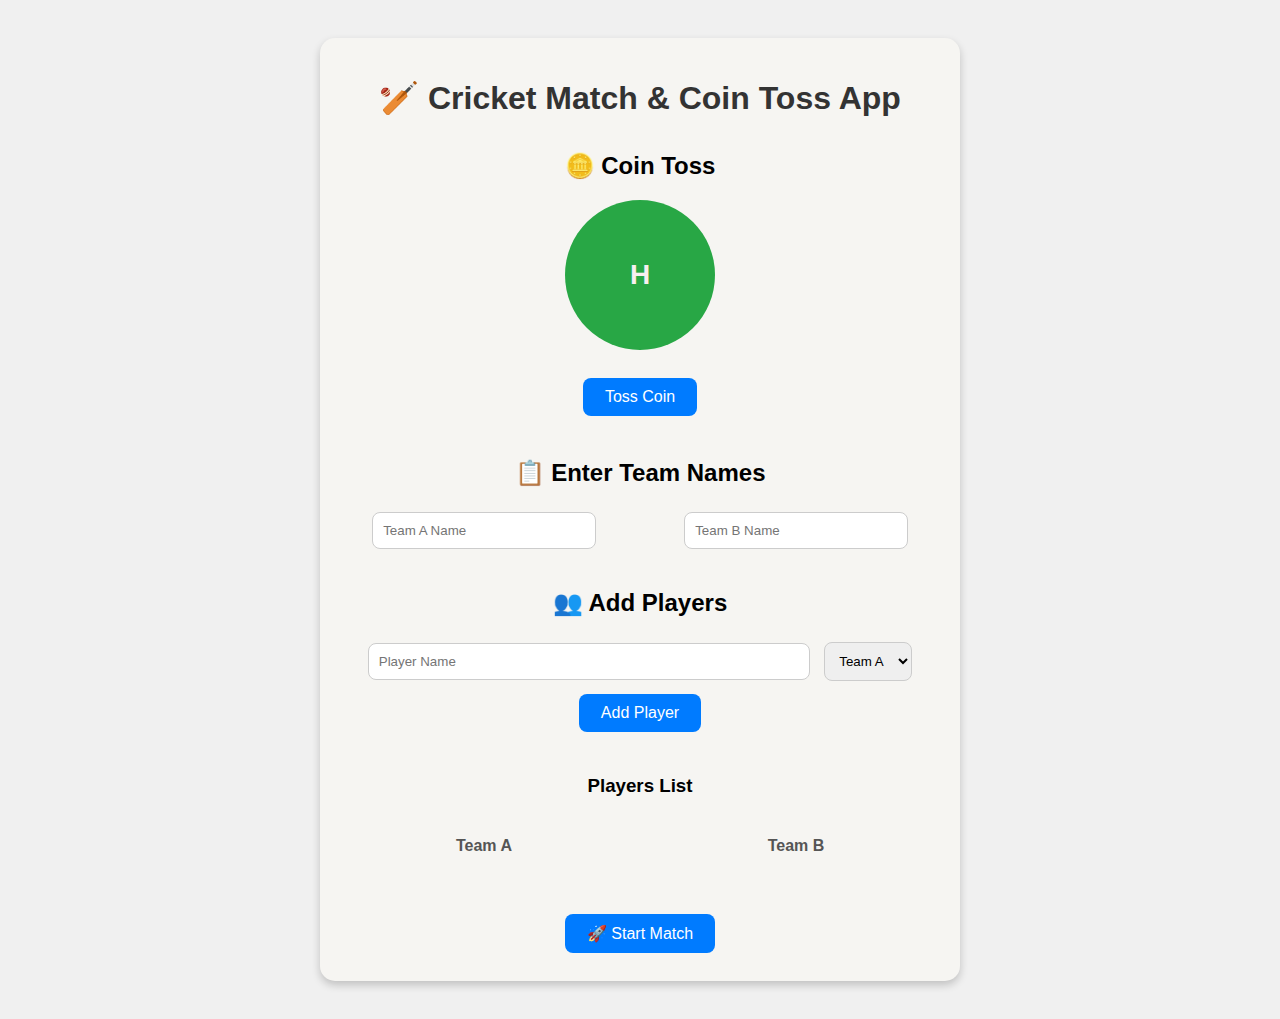
<file: index.html>
<!DOCTYPE html>
<html lang="en">
<head>
  <meta charset="UTF-8">
  <title>Cricket Match & Coin Toss</title>
  <link rel="stylesheet" href="style.css">
</head>
<body>

  <div class="container">
    <h1>🏏 Cricket Match & Coin Toss App</h1>

    <!-- Coin Toss Section -->
    <div class="section">
      <h2>🪙 Coin Toss</h2>
      <div class="coin" id="coin">
        <div class="side heads">H</div>
        <div class="side tails">T</div>
      </div>
      <button id="tossBtn">Toss Coin</button>
      <h3 id="tossResult"></h3>
    </div>

    <!-- Team Name Section -->
    <div class="section">
      <h2>📋 Enter Team Names</h2>
      <div class="team-names">
        <div class="team">
          <input type="text" id="teamAName" placeholder="Team A Name">
        </div>
        <div class="team">
          <input type="text" id="teamBName" placeholder="Team B Name">
        </div>
      </div>
    </div>

    <!-- Add Players Section -->
    <div class="section">
      <h2>👥 Add Players</h2>
      <input type="text" id="playerName" placeholder="Player Name">
      <select id="teamSelect">
        <option value="A">Team A</option>
        <option value="B">Team B</option>
      </select>
      <button id="addPlayerBtn">Add Player</button>
    </div>

    <!-- Player Lists -->
    <div class="section">
      <h3>Players List</h3>
      <div class="team-lists">
        <div>
          <h4 id="teamAHeading">Team A</h4>
          <ul id="teamAPlayers"></ul>
        </div>
        <div>
          <h4 id="teamBHeading">Team B</h4>
          <ul id="teamBPlayers"></ul>
        </div>
      </div>
    </div>

    <button id="startMatchBtn">🚀 Start Match</button>

  </div>

  <script src="script.js"></script>
</body>
</html>
</file>
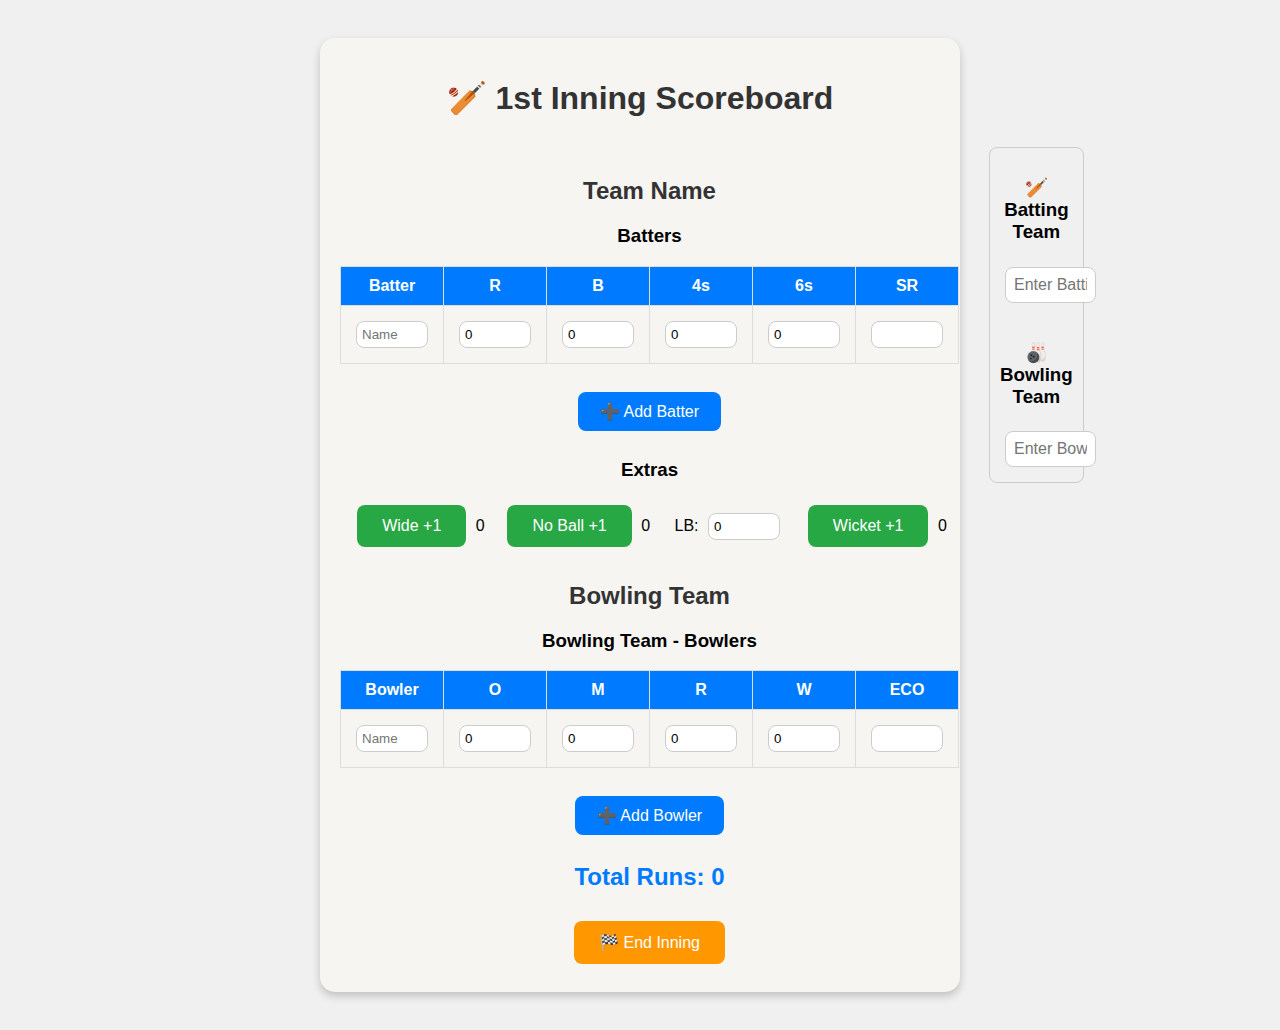
<file: 2nd_inning.html>
<!DOCTYPE html>
<html lang="en">
<head>
  <meta charset="UTF-8">
  <title>🏏 Live Cricket Scoreboard (With Extras & Total)</title>
  <link rel="stylesheet" href="style.css">
  <style>
    table {
      width: 100%;
      border-collapse: collapse;
      margin-bottom: 20px;
    }
    th, td {
      border: 1px solid #ddd;
      padding: 10px;
      text-align: center;
    }
    th {
      background-color: #007bff;
      color: white;
    }
    input[type="text"], input[type="number"] {
      width: 60px;
      padding: 5px;
    }
    h2 {
      margin-top: 30px;
      color: #333;
    }
    .button-row {
      display: flex;
      justify-content: space-between;
      margin-top: 30px;
    }
    .button-row a button, .extras button {
      padding: 12px 25px;
      border: none;
      border-radius: 8px;
      color: white;
      background-color: #28a745;
      cursor: pointer;
      margin: 5px;
    }
    .button-row a button:hover, .extras button:hover {
      background-color: #218838;
    }
    .extras {
      margin: 20px 0;
    }
    #totalRuns {
      font-size: 24px;
      margin: 20px 0;
      font-weight: bold;
      color: #007bff;
    }
  </style>
</head>
<body>

  <div class="container">
  <h1>🏏 1st Inning Scoreboard</h1>

  <div style="display: flex; gap: 30px; align-items: flex-start;">

    <!-- Left Side: Score Tables -->
    <div style="flex: 3;">

      <!-- Team Name Display -->
      <h2><span id="teamNameDisplay">Team Name</span></h2>

      <!-- Batters Table -->
      <h3>Batters</h3>
      <table>
        <thead>
          <tr>
            <th>Batter</th>
            <th>R</th>
            <th>B</th>
            <th>4s</th>
            <th>6s</th>
            <th>SR</th>
          </tr>
        </thead>
        <tbody id="battersTable">
          <tr>
            <td><input type="text" placeholder="Name"></td>
            <td><input type="number" min="0" value="0" class="b-runs"></td>
            <td><input type="number" min="0" value="0" class="b-balls"></td>
            <td><input type="number" min="0" value="0"></td>
            <td><input type="number" min="0" value="0"></td>
            <td><input type="number" readonly class="b-sr"></td>
          </tr>
        </tbody>
      </table>
      <button onclick="addBatterRow()">➕ Add Batter</button>

      <!-- Extras Section -->
      <div class="extras">
        <h3>Extras</h3>
        <button onclick="addExtra('wide')">Wide +1</button>
        <span id="wideCount">0</span>
        &nbsp;&nbsp;
        <button onclick="addExtra('no')">No Ball +1</button>
        <span id="noCount">0</span>
        <label style="margin-left:20px;">LB:
          <input type="number" min="0" value="0" id="lbInput" onchange="updateTotalRuns()">
        </label>
        &nbsp;&nbsp;
<button onclick="addWicket()">Wicket +1</button>
<span id="wicketCount">0</span>

      </div>
       <h2><span id="bowlerTeamNameDisplay">Bowling Team</span></h2>
      <!-- Bowlers Table -->
      <h3><span id="bowlerTeamNameDisplay">Bowling Team</span> - Bowlers</h3>

      <table>
        <thead>
          <tr>
            <th>Bowler</th>
            <th>O</th>
            <th>M</th>
            <th>R</th>
            <th>W</th>
            <th>ECO</th>
          </tr>
        </thead>
        <tbody id="bowlersTable">
          <tr>
            <td><input type="text" placeholder="Name"></td>
            <td><input type="number" min="0" value="0" class="bo-overs"></td>
            <td><input type="number" min="0" value="0"></td>
            <td><input type="number" min="0" value="0" class="bo-runs"></td>
            <td><input type="number" min="0" value="0"></td>
            <td><input type="number" readonly class="bo-eco"></td>
          </tr>
        </tbody>
      </table>
      <button onclick="addBowlerRow()">➕ Add Bowler</button>

      <!-- Total Runs -->
      <div id="totalRuns">Total Runs: 0</div>
      <button onclick="endInning()" style="padding: 12px 25px; border: none; border-radius: 8px; background-color: #ff9800; color: white; cursor: pointer; margin-top: 10px;">🏁 End Inning</button>

    </div>
    

    <!-- Right Side: Team Name Input -->
    <div style="flex: 1; padding: 10px; border: 1px solid #ccc; border-radius: 8px;">
  <h3>🏏 Batting Team</h3>
  <input type="text" id="teamNameInput" placeholder="Enter Batting Team" oninput="updateTeamName()" style="width: 100%; padding: 8px; font-size: 16px; margin-bottom: 20px;">

  <h3>🎳 Bowling Team</h3>
  <input type="text" id="bowlerTeamNameInput" placeholder="Enter Bowling Team" oninput="updateBowlerTeamName()" style="width: 100%; padding: 8px; font-size: 16px;">
</div>


  </div>

</div>

  <script>
   let wideRuns = 0;
let noRuns = 0;
let wickets = 0;

function addBatterRow() {
  const table = document.getElementById("battersTable");
  const row = document.createElement("tr");
  row.innerHTML = `
    <td><input type="text" placeholder="Name"></td>
    <td><input type="number" min="0" value="0" class="b-runs"></td>
    <td><input type="number" min="0" value="0" class="b-balls"></td>
    <td><input type="number" min="0" value="0"></td>
    <td><input type="number" min="0" value="0"></td>
    <td><input type="number" readonly class="b-sr"></td>
  `;
  table.appendChild(row);
  attachBatterListeners();
}

function addBowlerRow() {
  const table = document.getElementById("bowlersTable");
  const row = document.createElement("tr");
  row.innerHTML = `
    <td><input type="text" placeholder="Name"></td>
    <td><input type="number" min="0" value="0" class="bo-overs"></td>
    <td><input type="number" min="0" value="0"></td>
    <td><input type="number" min="0" value="0" class="bo-runs"></td>
    <td><input type="number" min="0" value="0"></td>
    <td><input type="number" readonly class="bo-eco"></td>
  `;
  table.appendChild(row);
  attachBowlerListeners();
}

function attachBatterListeners() {
  const runsInputs = document.querySelectorAll(".b-runs");
  const ballsInputs = document.querySelectorAll(".b-balls");
  runsInputs.forEach((input, index) => {
    input.oninput = () => {
      updateSR(index);
      updateTotalRuns();
    }
  });
  ballsInputs.forEach((input, index) => {
    input.oninput = () => updateSR(index);
  });
}

function attachBowlerListeners() {
  const oversInputs = document.querySelectorAll(".bo-overs");
  const runsInputs = document.querySelectorAll(".bo-runs");
  oversInputs.forEach((input, index) => {
    input.oninput = () => updateECO(index);
  });
  runsInputs.forEach((input, index) => {
    input.oninput = () => updateECO(index);
  });
}

function updateSR(index) {
  const runs = parseFloat(document.querySelectorAll(".b-runs")[index].value);
  const balls = parseFloat(document.querySelectorAll(".b-balls")[index].value);
  const srField = document.querySelectorAll(".b-sr")[index];
  if (balls > 0) {
    srField.value = ((runs / balls) * 100).toFixed(2);
  } else {
    srField.value = 0;
  }
}

function updateECO(index) {
  const runs = parseFloat(document.querySelectorAll(".bo-runs")[index].value);
  const overs = parseFloat(document.querySelectorAll(".bo-overs")[index].value);
  const ecoField = document.querySelectorAll(".bo-eco")[index];
  if (overs > 0) {
    ecoField.value = (runs / overs).toFixed(2);
  } else {
    ecoField.value = 0;
  }
}

function addExtra(type) {
  if (type === "wide") {
    wideRuns++;
    document.getElementById("wideCount").innerText = wideRuns;
  }
  if (type === "no") {
    noRuns++;
    document.getElementById("noCount").innerText = noRuns;
  }
  updateTotalRuns();
}

function addWicket() {
  wickets++;
  document.getElementById("wicketCount").innerText = wickets;
}

function updateTotalRuns() {
  let total = 0;
  const runsInputs = document.querySelectorAll(".b-runs");
  runsInputs.forEach(input => {
    total += parseInt(input.value) || 0;
  });
  const lb = parseInt(document.getElementById("lbInput").value) || 0;
  total += lb + wideRuns + noRuns;
  document.getElementById("totalRuns").innerText = `Total Runs: ${total}`;
}

function endInning() {
  let total = 0;
  const runsInputs = document.querySelectorAll(".b-runs");
  runsInputs.forEach(input => {
    total += parseInt(input.value) || 0;
  });
  const lb = parseInt(document.getElementById("lbInput").value) || 0;
  total += lb + wideRuns + noRuns;

  const teamName = document.getElementById("teamNameInput").value || "Team A";
  const extras = lb + wideRuns + noRuns;
  const wicketCount = parseInt(document.getElementById("wicketCount").innerText) || 0;
  const bowlerTeamName = document.getElementById("bowlerTeamNameInput").value || "Bowling Team";

  localStorage.setItem("firstInningTotal", total);
  localStorage.setItem("firstInningExtras", extras);
  localStorage.setItem("firstInningWickets", wicketCount);
  localStorage.setItem("firstInningTeamName", teamName);
  localStorage.setItem("bowlerTeamName", bowlerTeamName);

  window.location.href = "2nd_inning.html";
}

function updateTeamName() {
  const teamName = document.getElementById("teamNameInput").value;
  localStorage.setItem("teamName", teamName);
  document.getElementById("teamNameDisplay").innerText = teamName || "Team Name";
}

function updateBowlerTeamName() {
  const bowlerTeamName = document.getElementById("bowlerTeamNameInput").value;
  localStorage.setItem("bowlerTeamName", bowlerTeamName);
  document.getElementById("bowlerTeamNameDisplay").innerText = bowlerTeamName || "Bowling Team";
}

window.onload = () => {
  const savedName = localStorage.getItem("teamName");
  if (savedName) {
    document.getElementById("teamNameInput").value = savedName;
    document.getElementById("teamNameDisplay").innerText = savedName;
  }

  const savedBowlerName = localStorage.getItem("bowlerTeamName");
  if (savedBowlerName) {
    document.getElementById("bowlerTeamNameInput").value = savedBowlerName;
    document.getElementById("bowlerTeamNameDisplay").innerText = savedBowlerName;
  }
};

// Attach listeners to initial rows
attachBatterListeners();
attachBowlerListeners();

  </script>

</body>
</html>
</file>
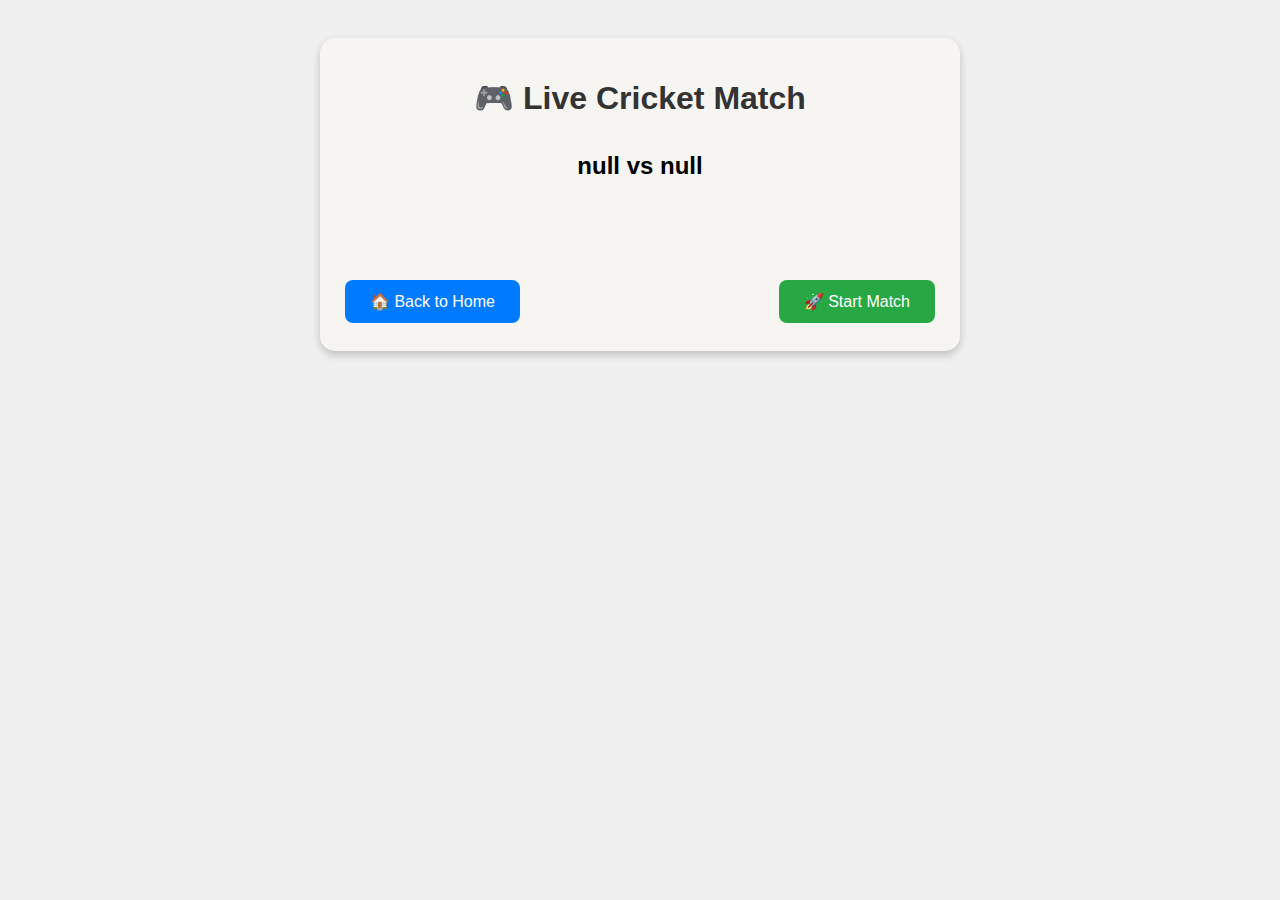
<file: match.html>
<!DOCTYPE html>
<html lang="en">
<head>
  <meta charset="UTF-8">
  <title>Live Cricket Match</title>
  <link rel="stylesheet" href="style.css">
</head>
<body>

  <div class="container">
    <h1>🎮 Live Cricket Match</h1>

    <div class="section">
      <h2 id="matchTitle">Match</h2>
    </div>

    <div class="team-lists">
      <div>
        <h3 id="teamAHeading">Team A</h3>
        <ul id="teamAPlayers"></ul>
      </div>
      <div>
        <h3 id="teamBHeading">Team B</h3>
        <ul id="teamBPlayers"></ul>
      </div>
    </div>

    <br>

    <!-- Button Row -->
    <div class="button-row">
      <a href="index.html">
        <button>🏠 Back to Home</button>
      </a>
      <button id="startMatchBtn">🚀 Start Match</button>
    </div>

  </div>

  <script src="match.js"></script>
</body>
</html>
</file>
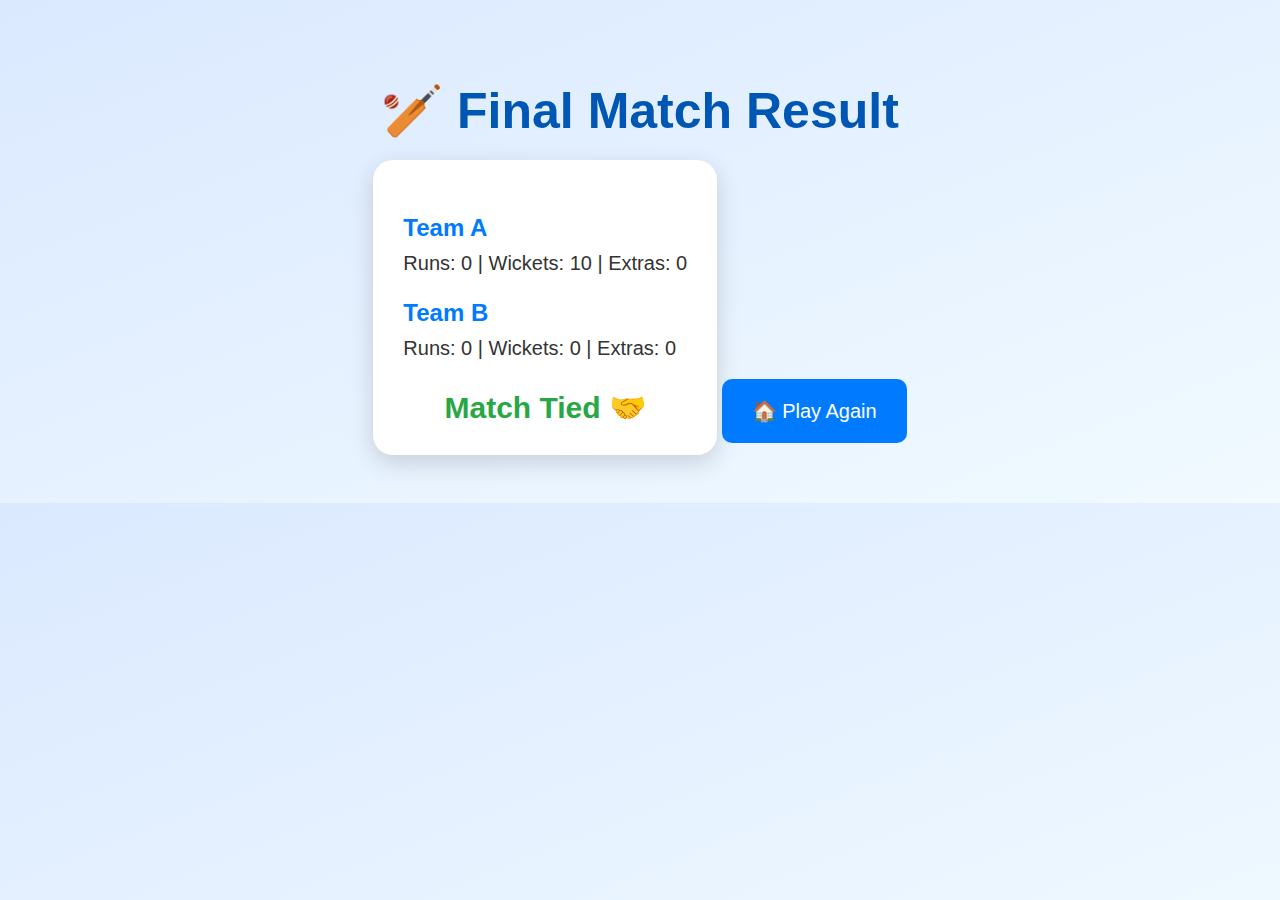
<file: match_result.html>
<!DOCTYPE html>
<html lang="en">
<head>
  <meta charset="UTF-8">
  <title>🏏 Match Result</title>
  <style>
    body {
      font-family: 'Segoe UI', sans-serif;
      background: linear-gradient(to bottom right, #dbe9ff, #f0faff);
      text-align: center;
      padding: 40px;
    }
    h1 {
      font-size: 50px;
      color: #0056b3;
      margin-bottom: 20px;
    }
    .result-card {
      background: white;
      padding: 30px;
      border-radius: 20px;
      display: inline-block;
      box-shadow: 0 8px 24px rgba(0,0,0,0.15);
      max-width: 800px;
      margin: 0 auto;
    }
    .team-summary {
      text-align: left;
      margin: 20px 0;
      font-size: 20px;
    }
    .team-summary h3 {
      color: #007bff;
      margin-bottom: 10px;
      font-size: 24px;
    }
    .team-summary p {
      margin: 5px 0;
      color: #333;
    }
    .winner {
      font-size: 30px;
      color: #28a745;
      font-weight: bold;
      margin-top: 30px;
    }
    button {
      margin-top: 35px;
      padding: 20px 30px;
      background-color: #007bff;
      color: white;
      border: none;
      border-radius: 10px;
      font-size: 20px;
      cursor: pointer;
    }
    button:hover {
      background-color: #0056b3;
    }
  </style>
</head>
<body>

  <h1>🏏 Final Match Result</h1>

  <div class="result-card">
    <div class="team-summary">
      <h3 id="teamAName">Team A</h3>
      <p id="teamAScore">Runs: -- | Wickets: -- | Extras: --</p>
    </div>

    <div class="team-summary">
      <h3 id="teamBName">Team B</h3>
      <p id="teamBScore">Runs: -- | Wickets: -- | Extras: --</p>
    </div>

    <div class="winner" id="resultText">Calculating Result...</div>
  </div>

  <button onclick="goHome()">🏠 Play Again</button>

  <script>
    // Fetch team names & scores from localStorage
    const teamAName = localStorage.getItem("firstInningTeamName") || "Team A";
    const teamBName = localStorage.getItem("secondInningTeamName") || "Team B";

    const teamATotal = parseInt(localStorage.getItem("firstInningTotal")) || 0;
    const teamAExtras = parseInt(localStorage.getItem("firstInningExtras")) || 0;

    const teamBTotal = parseInt(localStorage.getItem("secondInningTotal")) || 0;
    const teamBExtras = parseInt(localStorage.getItem("secondInningExtras")) || 0;
    const teamBWickets = parseInt(localStorage.getItem("secondInningWickets")) || 0;

    // Display on page
    document.getElementById("teamAName").innerText = teamAName;
    document.getElementById("teamAScore").innerText = `Runs: ${teamATotal} | Wickets: 10 | Extras: ${teamAExtras}`;

    document.getElementById("teamBName").innerText = teamBName;
    document.getElementById("teamBScore").innerText = `Runs: ${teamBTotal} | Wickets: ${teamBWickets} | Extras: ${teamBExtras}`;

    // Calculate result
    let resultMessage = "";
    if (teamBTotal > teamATotal) {
      const wicketsLeft = 10 - teamBWickets;
      resultMessage = `${teamBName} won by ${wicketsLeft} wicket${wicketsLeft !== 1 ? 's' : ''} 🎉`;
    } else if (teamATotal > teamBTotal) {
      const runsDiff = teamATotal - teamBTotal;
      resultMessage = `${teamAName} won by ${runsDiff} run${runsDiff !== 1 ? 's' : ''} 🏆`;
    } else {
      resultMessage = `Match Tied 🤝`;
    }

    document.getElementById("resultText").innerText = resultMessage;

    function goHome() {
      window.location.href = "index.html";
    }
  </script>

</body>
</html>
</file>
<file: style.css>
body {
  font-family: Arial, sans-serif;
  background-color: #f0f0f0;
  text-align: center;
  padding: 30px;
}

.container {
  max-width: 600px;
  margin: auto;
  background: rgb(246, 245, 242);
  padding: 20px;
  border-radius: 15px;
  box-shadow: 0 4px 8px rgba(0,0,0,0.2);
}

h1 {
  margin-bottom: 30px;
  color: #333;
}

.section {
  margin: 35px 0;
}

input {
  padding: 10px;
  margin: 5px;
  width: 70%;
  border: 1px solid #ccc;
  border-radius: 8px;
}

button {
  padding: 10px 22px;
  margin: 8px 5px;
  border: none;
  background-color: #007bff;
  color: white;
  border-radius: 8px;
  font-size: 16px;
  cursor: pointer;
}

button:hover {
  background-color: #0056b3;
}

ul {
  list-style-type: none;
  padding: 0;
}

ul li {
  background: #e9ecef;
  margin: 5px;
  padding: 10px;
  border-radius: 8px;
  font-size: 16px;
}

/* Coin Toss Styles */
.coin {
  width: 150px;
  height: 150px;
  margin: 20px auto;
  position: relative;
  transform-style: preserve-3d;
  transition: transform 3s;
}

.side {
  width: 150px;
  height: 150px;
  border-radius: 50%;
  position: absolute;
  backface-visibility: hidden;
  display: flex;
  align-items: center;
  justify-content: center;
  font-size: 28px;
  color: rgb(248, 240, 240);
  font-weight: bold;
}

.heads {
  background: #28a745;
}

.tails {
  background: #dc3545;
  transform: rotateY(180deg);
}

#tossResult {
  margin-top: 20px;
  font-size: 22px;
  color: #333;
}
.team-names {
  display: flex;
  justify-content: space-between;
  margin: 10px 0;
}

.team {
  flex: 0 0 48%;
}

.team-lists {
  display: flex;
  justify-content: space-between;
  margin-top: 15px;
}

.team-lists div {
  flex: 0 0 48%;
}

select {
  padding: 10px;
  margin: 5px;
  border-radius: 8px;
  border: 1px solid #ccc;
}

h4 {
  margin-bottom: 8px;
  color: #555;
}
.button-row {
  display: flex;
  justify-content: space-between;
  margin-top: 20px;
}

.button-row button {
  padding: 12px 25px;
  border: none;
  background-color: #28a745;
  color: white;
  border-radius: 8px;
  font-size: 16px;
  cursor: pointer;
}

.button-row button:hover {
  background-color: #1e7e34;
}

.button-row a button {
  background-color: #007bff;
}

.button-row a button:hover {
  background-color: #0056b3;
}
.scoreboard {
  display: flex;
  justify-content: space-between;
  margin-top: 20px;
}

.team-score {
  flex: 0 0 48%;
  padding: 20px;
  border: 2px solid #ccc;
  border-radius: 15px;
  background-color: #f8f9fa;
}

.team-score h2 {
  margin-bottom: 10px;
}

.team-score p {
  font-size: 18px;
  margin: 8px 0;
}

.team-score button {
  padding: 10px 20px;
  margin: 5px;
  border: none;
  background-color: #17a2b8;
  color: white;
  border-radius: 8px;
  cursor: pointer;
}

.team-score button:hover {
  background-color: #138496;
}
</file>
